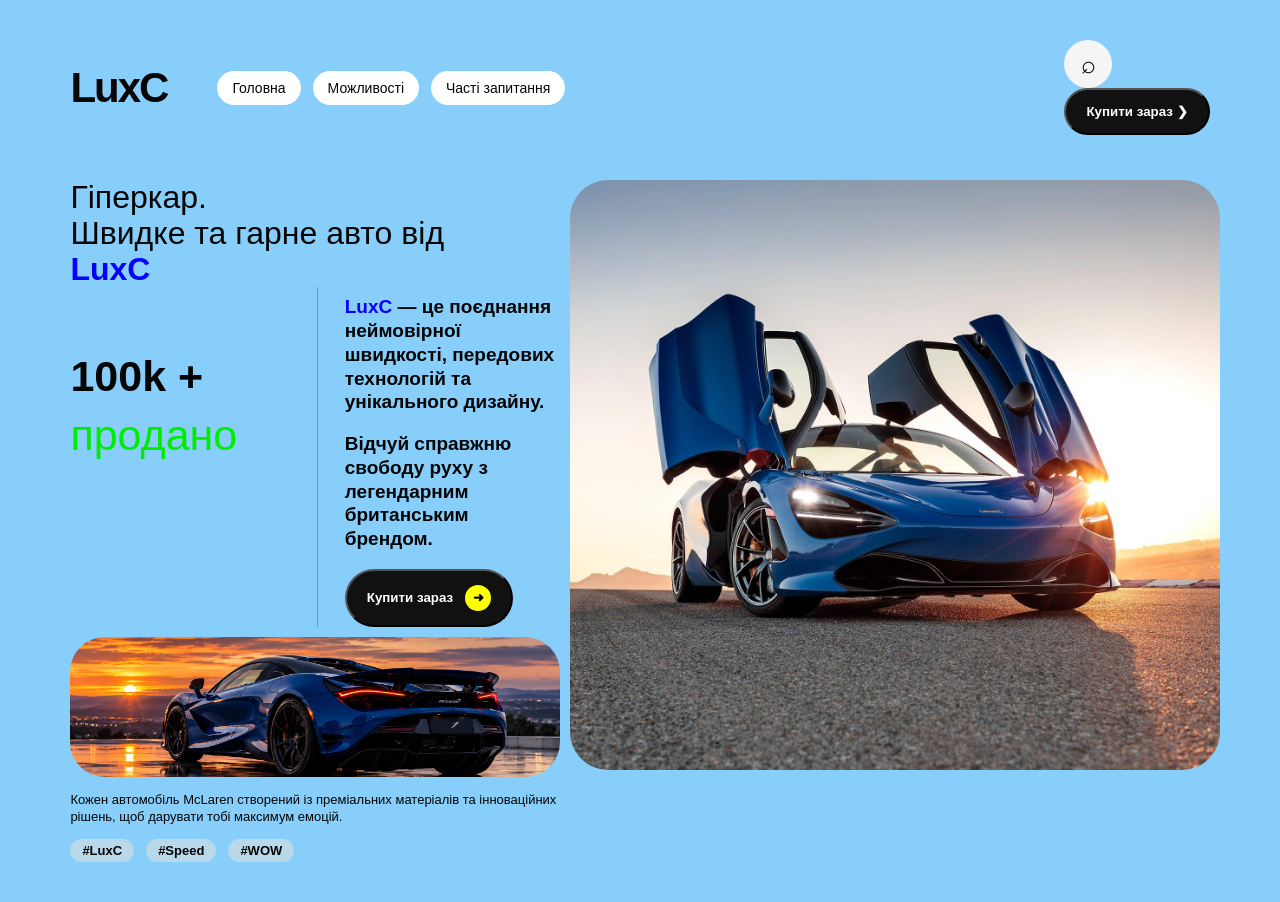
<file: index.html>
<!DOCTYPE html>
<html lang="uk">
<head>
    <meta charset="UTF-8">
    <meta name="viewport" content="width=device-width, initial-scale=1.0">
    <title>LuxC — McLaren</title>
    <link rel="stylesheet" href="style.css">
</head>
<body>

<div class="container">

    <!-- HEADER -->
    <header>
        <div class="logo">LuxC</div>

        <!-- MOBILE MENU BUTTON -->
        <button class="menu-toggle" id="menuToggle" onclick="toggleMenu()">
            ☰
        </button>

        <!-- NAVIGATION -->
        <nav id="mainNav">
            <a href="index.html">Головна</a>
            <a href="possibilities.html">Можливості</a>
            <a href="faq.html">Часті запитання</a>
        </nav>

        <!-- HEADER BUTTONS -->
        <div class="header-buttons">

            <button class="search" onclick="openSearch()" title="Пошук">
                ⌕
            </button>

            <button class="buy" onclick="openCatalog()">
                Купити зараз ❯
            </button>

        </div>
    </header>

    <!-- MAIN CONTENT -->
    <main>

        <section class="left-content">

            <h1>
                Гіперкар.<br>
                Швидке та гарне авто від<br>
                <span>LuxC</span>
            </h1>

            <div class="info">

                <div class="stats">
                    <h2>100k +</h2>
                    <p>продано</p>
                </div>

                <div class="description">

                    <p>
                        <strong>LuxC</strong> — це поєднання
                        неймовірної швидкості,
                        передових технологій
                        та унікального дизайну.
                    </p>

                    <p>
                        Відчуй справжню свободу руху
                        з легендарним британським
                        брендом.
                    </p>

                    <button class="buy-main" onclick="openCatalog()">
                        Купити зараз <span>➜</span>
                    </button>

                </div>

            </div>

            <div class="small-image">
                <img src="car1.png" alt="McLaren">
            </div>

            <p class="bottom-text">
                Кожен автомобіль McLaren створений із преміальних
                матеріалів та інноваційних рішень, щоб дарувати
                тобі максимум емоцій.
            </p>

            <div class="tags">
                <span>#LuxC</span>
                <span>#Speed</span>
                <span>#WOW</span>
            </div>

        </section>

        <!-- MAIN IMAGE -->
        <section class="right-content">
            <img src="car2.jpg" alt="McLaren Supercar">
        </section>

    </main>
</div>


<!-- CATALOG WINDOW -->

<div class="shop-modal" id="catalogModal">

    <div class="shop-content">

        <button class="close-shop" onclick="closeCatalog()">×</button>

        <p class="subtitle">LUXC EXCLUSIVE</p>

        <h2>Обери свій <span>McLaren.</span></h2>

        <p class="shop-description">
            Вибери автомобіль, щоб переглянути його ціну.
        </p>

        <!-- SEARCH FIELD -->

        <div class="search-box">

            <input
                type="text"
                id="carSearch"
                placeholder="Знайти автомобіль..."
                oninput="searchCars()"
            >

            <span>⌕</span>

        </div>

        <p id="noResults">
            Автомобілів не знайдено.
        </p>


        <!-- CAR SELECTION -->

        <div class="car-grid">

            <div class="car-option" onclick="selectCar('720S')">
                <img src="720S.jpg" alt="McLaren 720S">
                <h3>McLaren 720S</h3>
                <p>Спортивний суперкар</p>
            </div>

            <div class="car-option" onclick="selectCar('750S')">
                <img src="750S.jpg" alt="McLaren 750S">
                <h3>McLaren 750S</h3>
                <p>Потужність і швидкість</p>
            </div>

            <div class="car-option" onclick="selectCar('Artura')">
                <img src="artura.jpg" alt="McLaren Artura">
                <h3>McLaren Artura</h3>
                <p>Гібридні технології</p>
            </div>

            <div class="car-option" onclick="selectCar('765LT')">
                <img src="765lt.webp" alt="McLaren 765LT">
                <h3>McLaren 765LT</h3>
                <p>Максимальна динаміка</p>
            </div>

        </div>


        <!-- PRICE -->

        <div class="selected-car" id="selectedCar">

            <h2 id="carName">McLaren</h2>

            <p class="price-label">
                Демонстраційна ціна:
            </p>

            <h3 id="carPrice">—</h3>

            <button class="buy-order" onclick="showOrder()">
                Перейти до покупки ➜
            </button>

        </div>


        <!-- ORDER FORM -->

        <div class="order-section" id="orderSection">

            <h2>Оформлення замовлення</h2>

            <p id="orderCar"></p>

            <form id="orderForm">

                <input
                    type="text"
                    id="customerName"
                    placeholder="Твоє ім'я"
                    required
                >

                <input
                    type="tel"
                    id="customerPhone"
                    placeholder="Номер телефону"
                    required
                >

                <input
                    type="email"
                    id="customerEmail"
                    placeholder="Електронна пошта"
                    required
                >

                <textarea
                    id="customerMessage"
                    placeholder="Додаткові побажання"
                ></textarea>

                <button type="submit" class="buy-order">
                    Підтвердити замовлення ➜
                </button>

            </form>

            <p id="successMessage"></p>

        </div>

    </div>
</div>


<!-- JAVASCRIPT -->

<script>

// CAR DATABASE

const cars = {

    "720S": {
        name: "McLaren 720S",
        price: "$300 000"
    },

    "750S": {
        name: "McLaren 750S",
        price: "$380 000"
    },

    "Artura": {
        name: "McLaren Artura",
        price: "$330 000"
    },

    "765LT": {
        name: "McLaren 765LT",
        price: "$600 000"
    }

};

let selectedModel = null;


// MOBILE MENU

function toggleMenu() {

    const nav = document.getElementById("mainNav");
    const header = document.querySelector("header");
    const menuButton = document.getElementById("menuToggle");

    nav.classList.toggle("active");
    header.classList.toggle("menu-open");

    if (nav.classList.contains("active")) {

        menuButton.textContent = "✕";

    } else {

        menuButton.textContent = "☰";

    }

}


// CLOSE MOBILE MENU WHEN CLICKING LINK

document.querySelectorAll("#mainNav a").forEach(link => {

    link.addEventListener("click", function() {

        document.getElementById("mainNav").classList.remove("active");

        document.querySelector("header").classList.remove("menu-open");

        document.getElementById("menuToggle").textContent = "☰";

    });

});


// OPEN CATALOG

function openCatalog() {

    document.getElementById("catalogModal").classList.add("active");

    document.body.style.overflow = "hidden";

}


// OPEN SEARCH

function openSearch() {

    openCatalog();

    const searchInput = document.getElementById("carSearch");

    searchInput.value = "";

    searchCars();

    setTimeout(() => {

        searchInput.focus();

    }, 200);

}


// SEARCH CARS

function searchCars() {

    const input = document
        .getElementById("carSearch")
        .value
        .toLowerCase()
        .trim();

    const carOptions = document.querySelectorAll(".car-option");

    let found = 0;

    carOptions.forEach(car => {

        const carName = car.innerText.toLowerCase();

        if (carName.includes(input)) {

            car.style.display = "block";

            found++;

        } else {

            car.style.display = "none";

        }

    });

    document.getElementById("noResults").style.display =
        found === 0 ? "block" : "none";

}


// CLOSE CATALOG

function closeCatalog() {

    document.getElementById("catalogModal").classList.remove("active");

    document.body.style.overflow = "auto";

}


// SELECT CAR

function selectCar(model) {

    selectedModel = model;

    const car = cars[model];

    document.getElementById("carName").textContent = car.name;

    document.getElementById("carPrice").textContent = car.price;

    document.getElementById("selectedCar").classList.add("active");

    document.getElementById("orderSection").classList.remove("active");

    document.getElementById("successMessage").textContent = "";

    document.getElementById("selectedCar").scrollIntoView({

        behavior: "smooth",

        block: "nearest"

    });

}


// SHOW ORDER FORM

function showOrder() {

    if (!selectedModel) return;

    document.getElementById("orderCar").textContent =

        cars[selectedModel].name + " — " + cars[selectedModel].price;

    document.getElementById("orderSection").classList.add("active");

    document.getElementById("orderSection").scrollIntoView({

        behavior: "smooth",

        block: "nearest"

    });

}


// SUBMIT ORDER

document.getElementById("orderForm").addEventListener("submit", function(event) {

    event.preventDefault();

    const name = document.getElementById("customerName").value;

    document.getElementById("successMessage").textContent =

        "Дякуємо, " + name + "! Заявку підготовлено. Для реального замовлення потрібне підключення сервера.";

    this.reset();

});


// CLOSE WHEN CLICKING OUTSIDE

document.getElementById("catalogModal").addEventListener("click", function(event) {

    if (event.target === this) {

        closeCatalog();

    }

});


// CLOSE WITH ESCAPE

document.addEventListener("keydown", function(event) {

    if (event.key === "Escape") {

        closeCatalog();

        // Close mobile menu too
        document.getElementById("mainNav").classList.remove("active");

        document.querySelector("header").classList.remove("menu-open");

        document.getElementById("menuToggle").textContent = "☰";

    }

});

</script>

</body>
</html>
</file>
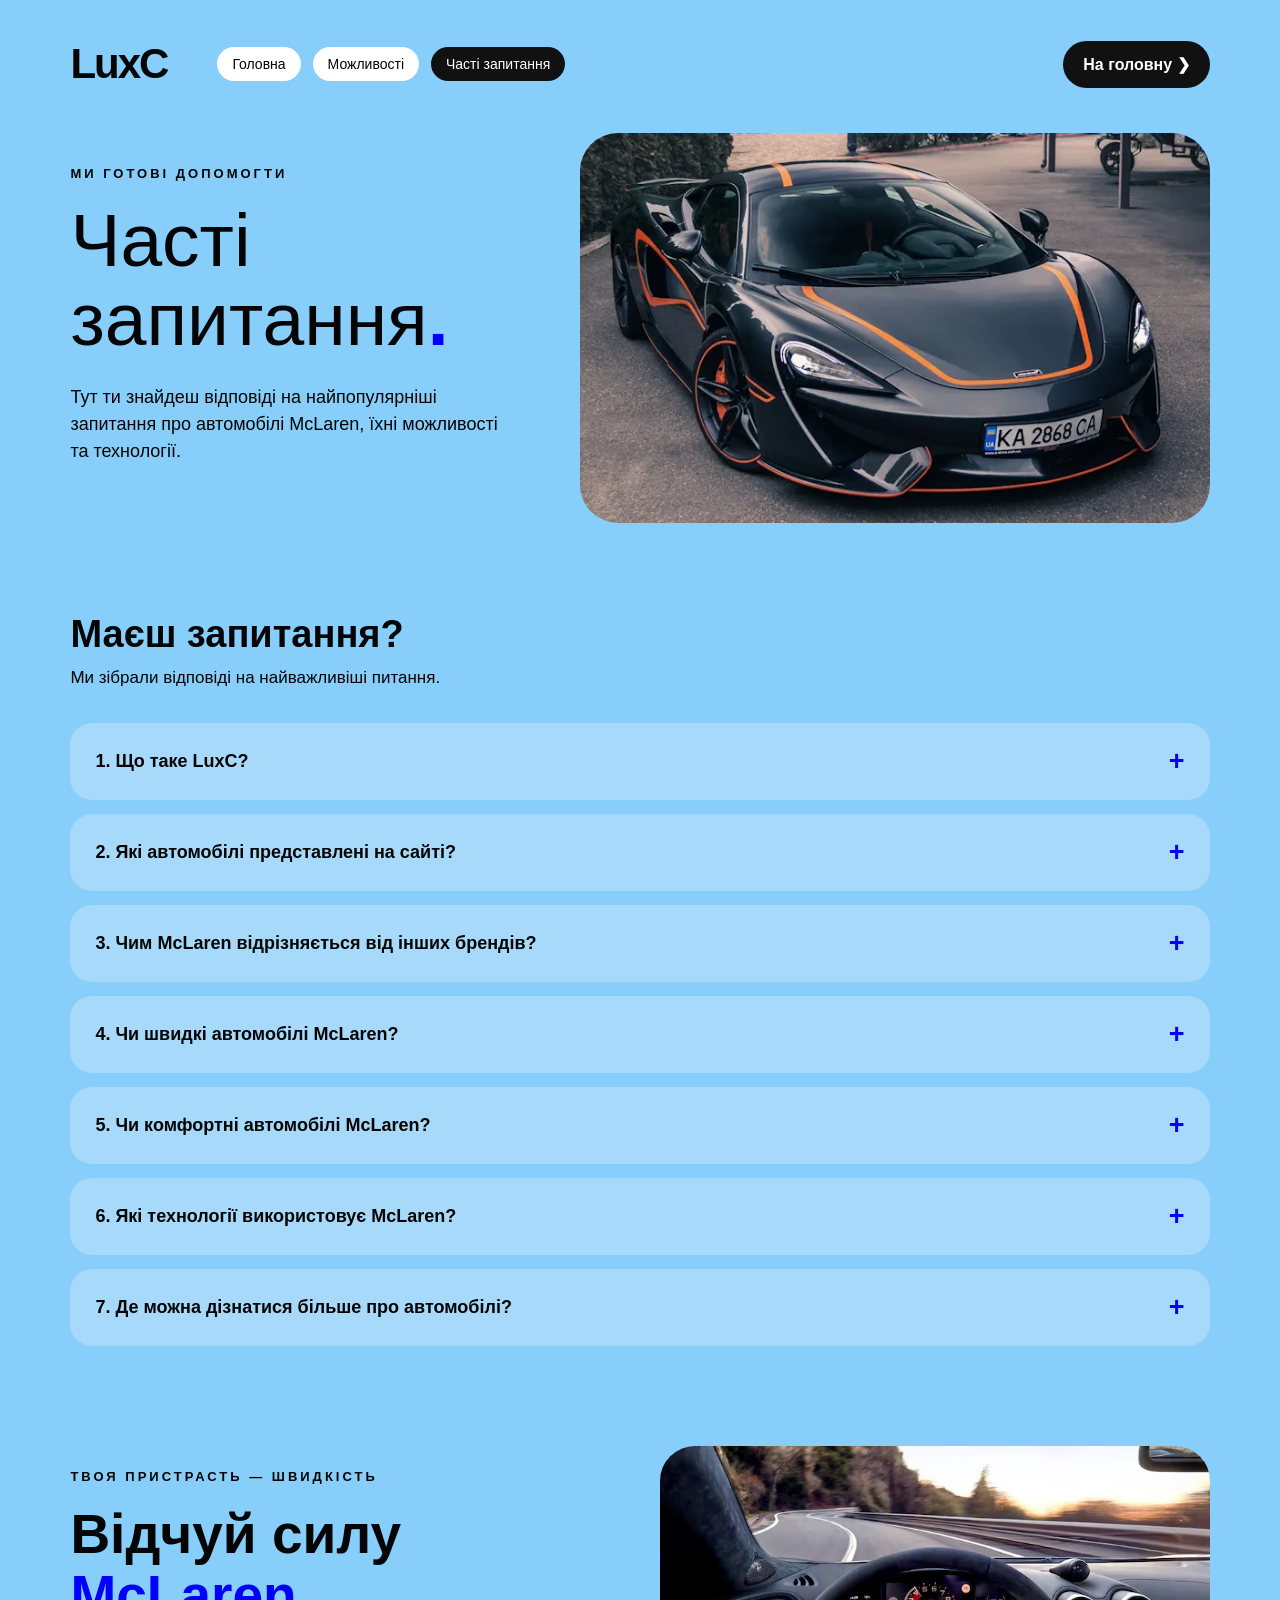
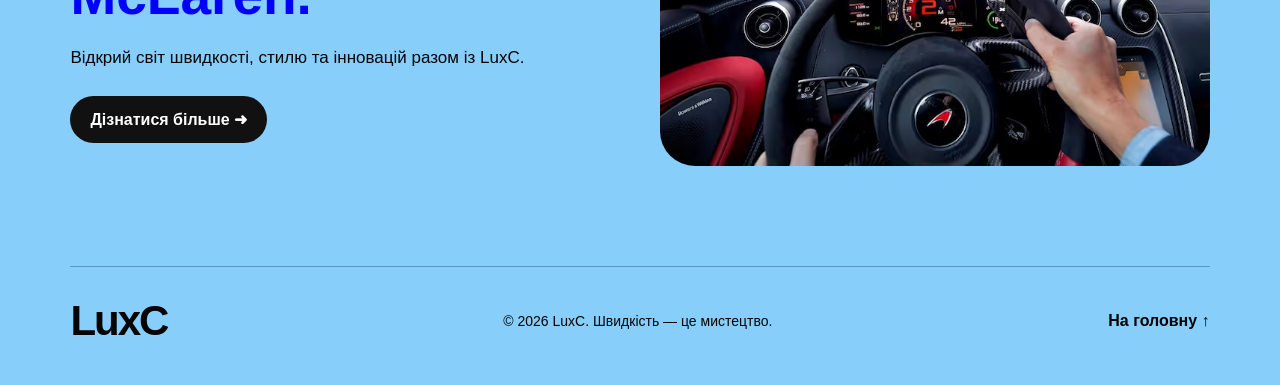
<file: faq.html>
<!DOCTYPE html>
<html lang="uk">
<head><meta name="viewport" content="width=device-width, initial-scale=1.0">
    <meta charset="UTF-8">
    <meta name="viewport" content="width=device-width, initial-scale=1.0">
    <title>LuxC — Часті запитання</title>
    <link rel="stylesheet" href="style.css">
</head>

<body>

<div class="container">

    <!-- HEADER -->

    <header>
        <div class="logo">LuxC</div>

        <nav>
            <a href="index.html">Головна</a>
            <a href="possibilities.html">Можливості</a>
            <a href="faq.html" class="active">Часті запитання</a>
        </nav>

        <a href="index.html" class="buy">На головну ❯</a>
    </header>

    <!-- HERO -->

    <section class="faq-hero">

        <div>
            <p class="subtitle">МИ ГОТОВІ ДОПОМОГТИ</p>

            <h1>
                Часті<br>
                запитання<span>.</span>
            </h1>

            <p class="hero-text">
                Тут ти знайдеш відповіді на найпопулярніші
                запитання про автомобілі McLaren, їхні
                можливості та технології.
            </p>
        </div>

        <div class="faq-image">
            <img src="car6.webp" alt="McLaren">
        </div>

    </section>

    <!-- QUESTIONS -->

    <section class="questions">

        <h2>Маєш запитання?</h2>

        <p class="section-text">
            Ми зібрали відповіді на найважливіші питання.
        </p>

        <div class="question-list">

            <details>
                <summary>1. Що таке LuxC?</summary>
                <p>
                    LuxC — це сайт, присвячений автомобілям
                    McLaren, їхньому дизайну, швидкості
                    та сучасним технологіям.
                </p>
            </details>

            <details>
                <summary>2. Які автомобілі представлені на сайті?</summary>
                <p>
                    На сайті можна ознайомитися зі спортивними
                    автомобілями McLaren та їхніми особливостями.
                </p>
            </details>

            <details>
                <summary>3. Чим McLaren відрізняється від інших брендів?</summary>
                <p>
                    Бренд відомий своїми потужними двигунами,
                    аеродинамічним дизайном та інноваційними
                    технологіями.
                </p>
            </details>

            <details>
                <summary>4. Чи швидкі автомобілі McLaren?</summary>
                <p>
                    Так! Автомобілі McLaren створені для високої
                    швидкості, динамічного прискорення
                    та спортивного водіння.
                </p>
            </details>

            <details>
                <summary>5. Чи комфортні автомобілі McLaren?</summary>
                <p>
                    Так, автомобілі поєднують спортивний характер
                    із сучасним інтер'єром та зручними технологіями.
                </p>
            </details>

            <details>
                <summary>6. Які технології використовує McLaren?</summary>
                <p>
                    Компанія застосовує сучасні системи керування,
                    легкі матеріали, аеродинамічні рішення
                    та потужні двигуни.
                </p>
            </details>

            <details>
                <summary>7. Де можна дізнатися більше про автомобілі?</summary>
                <p>
                    Переглянь сторінку «Можливості» нашого сайту,
                    де представлена додаткова інформація
                    про особливості автомобілів.
                </p>
            </details>

        </div>

    </section>

    <!-- BOTTOM BLOCK -->

    <section class="faq-bottom">

        <div>
            <p class="subtitle">ТВОЯ ПРИСТРАСТЬ — ШВИДКІСТЬ</p>

            <h2>
                Відчуй силу<br>
                <span>McLaren.</span>
            </h2>

            <p>
                Відкрий світ швидкості, стилю
                та інновацій разом із LuxC.
            </p>

            <a href="possibilities.html" class="button">
                Дізнатися більше ➜
            </a>
        </div>

        <img src="speed1.avif" alt="McLaren rear">

    </section>

    <!-- FOOTER -->

    <footer>
        <div class="logo">LuxC</div>

        <p>© 2026 LuxC. Швидкість — це мистецтво.</p>

        <a href="index.html">На головну ↑</a>
    </footer>

</div>

</body>
</html>
</file>
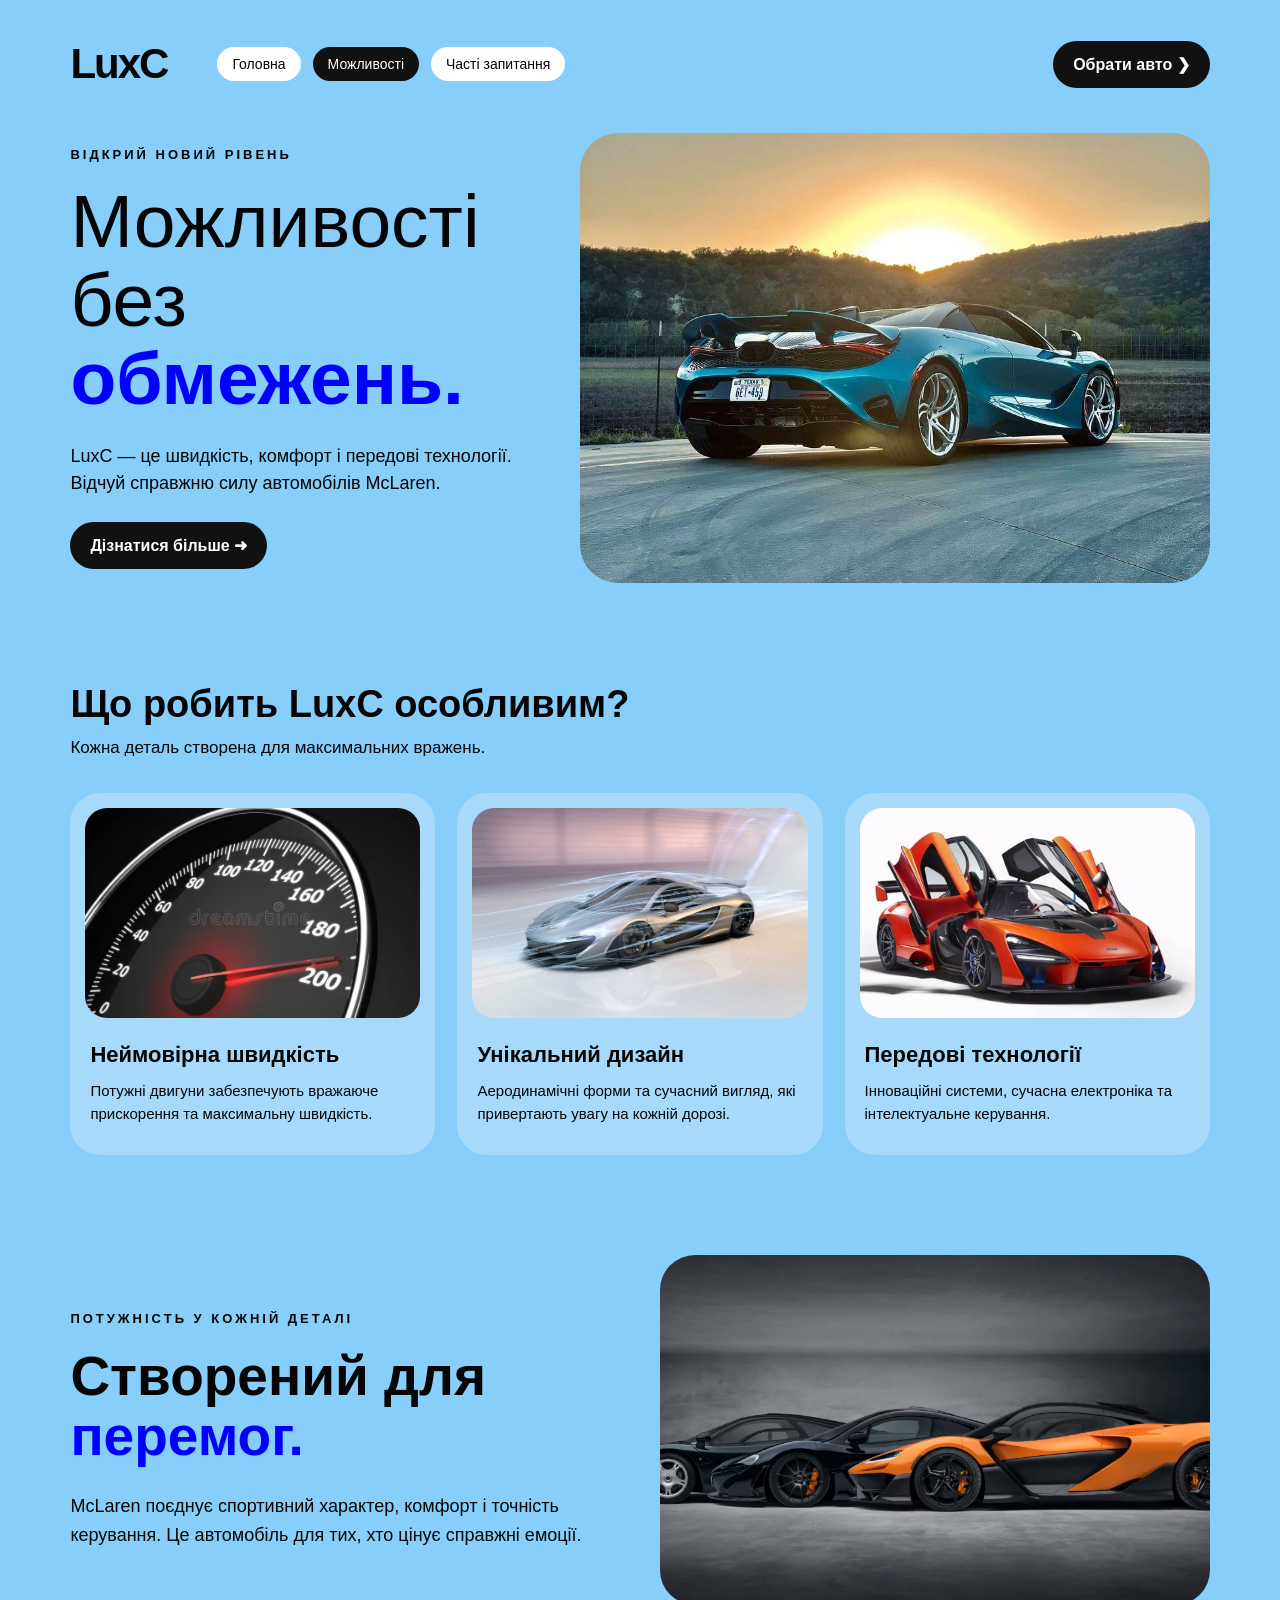
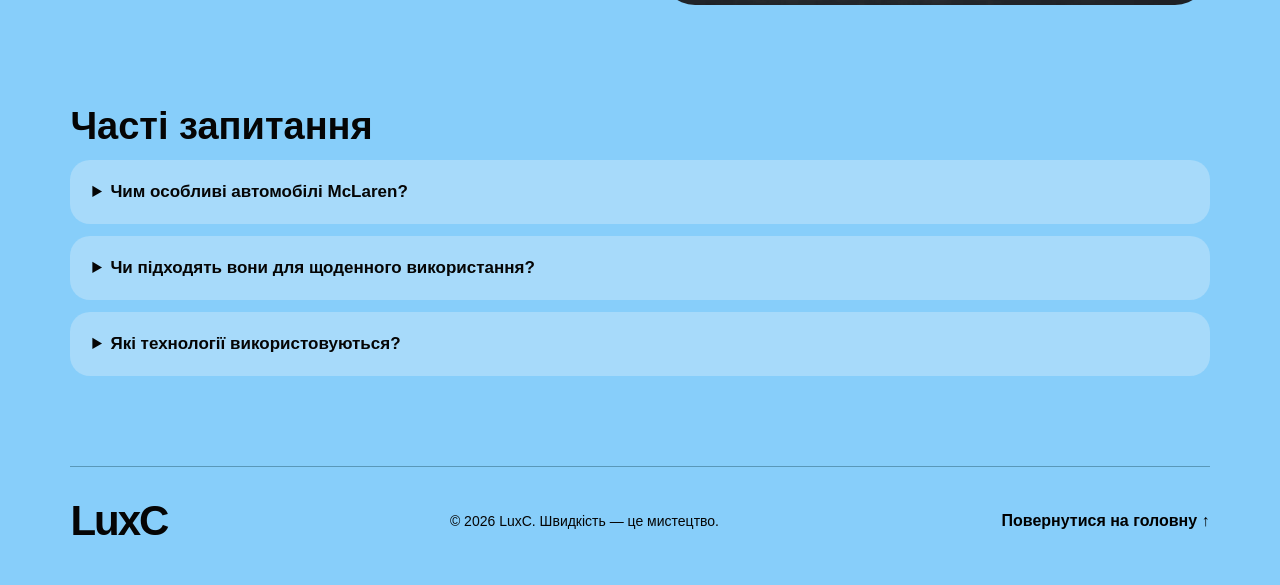
<file: possibilities.html>
<!DOCTYPE html>
<html lang="uk">
<head><meta name="viewport" content="width=device-width, initial-scale=1.0">
    <meta charset="UTF-8">
    <meta name="viewport" content="width=device-width, initial-scale=1.0">
    <title>LuxC — Можливості</title>
    <link rel="stylesheet" href="style.css">
</head>
<body>

<div class="container">

    <header>
        <div class="logo">LuxC</div>

        <nav>
            <a href="index.html">Головна</a>
            <a href="possibilities.html" class="active">Можливості</a>
            <a href="faq.html">Часті запитання</a>
        </nav>

        <a href="#cars" class="buy">Обрати авто ❯</a>
    </header>

    <section class="hero">
        <div>
            <p class="subtitle">ВІДКРИЙ НОВИЙ РІВЕНЬ</p>
            <h1>Можливості<br>без <span>обмежень.</span></h1>
            <p class="hero-text">
                LuxC — це швидкість, комфорт і передові технології.
                Відчуй справжню силу автомобілів McLaren.
            </p>
            <a href="#cars" class="button">Дізнатися більше ➜</a>
        </div>

        <div class="hero-image">
            <img src="car4.jpg" alt="McLaren">
        </div>
    </section>

    <section class="features" id="cars">

        <h2>Що робить LuxC особливим?</h2>
        <p class="section-text">
            Кожна деталь створена для максимальних вражень.
        </p>

        <div class="cards">

            <div class="card">
                <img src="speed.webp" alt="Швидкість">
                <h3>Неймовірна швидкість</h3>
                <p>
                    Потужні двигуни забезпечують вражаюче
                    прискорення та максимальну швидкість.
                </p>
            </div>

            <div class="card">
                <img src="design.jpg" alt="Дизайн">
                <h3>Унікальний дизайн</h3>
                <p>
                    Аеродинамічні форми та сучасний вигляд,
                    які привертають увагу на кожній дорозі.
                </p>
            </div>

            <div class="card">
                <img src="innovations.jpg" alt="Технології">
                <h3>Передові технології</h3>
                <p>
                    Інноваційні системи, сучасна електроніка
                    та інтелектуальне керування.
                </p>
            </div>

        </div>
    </section>

    <section class="performance">
        <div>
            <p class="subtitle">ПОТУЖНІСТЬ У КОЖНІЙ ДЕТАЛІ</p>
            <h2>Створений для<br><span>перемог.</span></h2>
            <p>
                McLaren поєднує спортивний характер,
                комфорт і точність керування.
                Це автомобіль для тих, хто цінує справжні емоції.
            </p>
        </div>

        <img src="car5.webp" alt="McLaren rear">
    </section>

    <section class="faq" id="faq">
        <h2>Часті запитання</h2>

        <details>
            <summary>Чим особливі автомобілі McLaren?</summary>
            <p>Вони поєднують високу продуктивність, інновації та унікальний дизайн.</p>
        </details>

        <details>
            <summary>Чи підходять вони для щоденного використання?</summary>
            <p>Деякі моделі McLaren можна використовувати для звичайних поїздок.</p>
        </details>

        <details>
            <summary>Які технології використовуються?</summary>
            <p>Сучасні двигуни, аеродинамічні рішення та електронні системи керування.</p>
        </details>
    </section>

    <footer>
        <div class="logo">LuxC</div>
        <p>© 2026 LuxC. Швидкість — це мистецтво.</p>
        <a href="index.html">Повернутися на головну ↑</a>
    </footer>

</div>

</body>
</html>
</file>
<file: style.css>
/* GLOBAL SETTINGS */

* {
    margin: 0;
    padding: 0;
    box-sizing: border-box;
}

html {
    scroll-behavior: smooth;
}

body {
    font-family: Arial, sans-serif;
    background: #87cefa;
    color: #050505;
}

.container {
    max-width: 1400px;
    min-height: 100vh;
    margin: auto;
    padding: 40px 5.5%;
}

/* HEADER */

header {
    display: flex;
    align-items: center;
    justify-content: space-between;
    margin-bottom: 45px;
}

.logo {
    font-size: 42px;
    font-weight: 900;
    letter-spacing: -2px;
}

nav {
    display: flex;
    align-items: center;
    gap: 12px;
    margin-right: auto;
    margin-left: 50px;
}

nav a {
    text-decoration: none;
    color: #050505;
    background: white;
    padding: 9px 15px;
    border-radius: 30px;
    font-size: 14px;
    transition: 0.3s;
}

nav a:hover,
nav a.active {
    background: #111;
    color: white;
}

/* BUTTONS */

.buy,
.buy-main,
.button {
    display: inline-flex;
    align-items: center;
    justify-content: center;
    gap: 12px;
    background: #111;
    color: white;
    text-decoration: none;
    padding: 14px 20px;
    border-radius: 30px;
    font-weight: bold;
    transition: 0.3s;
}

.buy:hover,
.buy-main:hover,
.button:hover {
    transform: translateY(-3px);
    background: #263f50;
}

.search {
    width: 48px;
    height: 48px;
    border: none;
    border-radius: 50%;
    background: #f5f5f5;
    font-size: 24px;
    cursor: pointer;
}

/* MAIN PAGE */

main {
    display: grid;
    grid-template-columns: 43% 57%;
    gap: 10px;
}

h1 {
    font-size: clamp(25px, 2.5vw, 34px);
    font-weight: 400;
    line-height: 1.12;
}

h1 span {
    color: blue;
    font-weight: bold;
}

.info {
    display: grid;
    grid-template-columns: 1fr 1.1fr;
    gap: 25px;
}

.stats {
    padding-top: 65px;
}

.stats h2,
.stats p {
    font-size: 43px;
}

.stats h2 {
    margin-bottom: 10px;
}

.stats p {
    color: #00ed00;
}

.description {
    border-left: 1px solid #659dbb;
    padding-left: 27px;
    padding-top: 8px;
}

.description p {
    font-size: 19px;
    font-weight: bold;
    line-height: 1.25;
    margin-bottom: 18px;
}

.description strong {
    color: blue;
}

.buy-main span {
    background: yellow;
    color: black;
    border-radius: 50%;
    width: 26px;
    height: 26px;
    display: flex;
    align-items: center;
    justify-content: center;
}

/* IMAGES */

.right-content {
    height: 590px;
    overflow: hidden;
    border-radius: 38px;
}

.right-content img,
.hero-image img {
    width: 100%;
    height: 100%;
    object-fit: cover;
}

.small-image {
    width: 100%;
    height: 140px;
    overflow: hidden;
    border-radius: 35px;
    margin-top: 10px;
}

.small-image img {
    width: 100%;
    height: 100%;
    object-fit: cover;
}

/* TEXT AND TAGS */

.bottom-text {
    font-size: 13px;
    line-height: 1.3;
    margin-top: 15px;
}

.tags {
    display: flex;
    gap: 12px;
    margin-top: 13px;
}

.tags span {
    background: #b9d8e9;
    padding: 4px 12px;
    border-radius: 20px;
    font-size: 13px;
    font-weight: bold;
}

/* POSSIBILITIES PAGE */

.hero {
    display: grid;
    grid-template-columns: 0.85fr 1.15fr;
    align-items: center;
    gap: 45px;
    margin-bottom: 100px;
}

.subtitle {
    font-size: 13px;
    font-weight: bold;
    letter-spacing: 3px;
    margin-bottom: 20px;
}

.hero h1 {
    font-size: clamp(45px, 6vw, 75px);
    line-height: 1.05;
}

.hero h1 span,
.performance h2 span {
    color: blue;
}

.hero-text {
    font-size: 18px;
    line-height: 1.5;
    margin: 25px 0;
    max-width: 450px;
}

.hero-image {
    height: 450px;
    overflow: hidden;
    border-radius: 38px;
}

/* FEATURE CARDS */

.features {
    margin-bottom: 100px;
}

.features h2,
.faq h2 {
    font-size: 38px;
    margin-bottom: 12px;
}

.section-text {
    font-size: 17px;
    margin-bottom: 35px;
}

.cards {
    display: grid;
    grid-template-columns: repeat(3, 1fr);
    gap: 22px;
}

.card {
    background: #a7dafa;
    border-radius: 30px;
    padding: 15px;
    transition: 0.3s;
}

.card:hover {   
    transform: translateY(-7px);
}

.card img {
    width: 100%;
    height: 210px;
    object-fit: cover;
    border-radius: 22px;
}

.card h3 {
    font-size: 22px;
    margin: 20px 5px 12px;
}

.card p {
    font-size: 15px;
    line-height: 1.5;
    margin: 0 5px 15px;
}

/* PERFORMANCE */

.performance {
    display: grid;
    grid-template-columns: 1fr 1fr;
    gap: 40px;
    align-items: center;
    margin-bottom: 100px;
}

.performance h2 {
    font-size: 55px;
    line-height: 1.1;
    margin-bottom: 25px;
}

.performance p:not(.subtitle) {
    font-size: 18px;
    line-height: 1.6;
}

.performance img {
    width: 100%;
    height: 350px;
    object-fit: cover;
    border-radius: 35px;
}

/* FAQ */

.faq {
    margin-bottom: 90px;
}

details {
    background: #a7dafa;
    padding: 22px;
    border-radius: 20px;
    margin-bottom: 12px;
}

summary {
    font-size: 17px;
    font-weight: bold;
    cursor: pointer;
}

details p {
    margin-top: 15px;
    line-height: 1.5;
}

/* FOOTER */

footer {
    border-top: 1px solid #5998b9;
    padding-top: 30px;
    display: flex;
    justify-content: space-between;
    align-items: center;
    gap: 20px;
}

footer p {
    font-size: 14px;
}

footer a {
    color: black;
    text-decoration: none;
    font-weight: bold;
}

/* RESPONSIVE */

@media (max-width: 850px) {

    .container {
        padding: 25px 5%;
    }

    header {
        flex-wrap: wrap;
        gap: 20px;
    }

    nav {
        margin: 0;
        order: 3;
        width: 100%;
        flex-wrap: wrap;
    }

    main,
    .hero,
    .performance {
        grid-template-columns: 1fr;
    }

    .right-content {
        height: 400px;
        order: -1;
        margin-bottom: 25px;
    }

    .cards {
        grid-template-columns: 1fr 1fr;
    }

    footer {
        flex-wrap: wrap;
    }
}

@media (max-width: 550px) {

    .cards,
    .info {
        grid-template-columns: 1fr;
    }

    .logo {
        font-size: 34px;
    }

    .stats {
        padding-top: 15px;
    }

    .stats h2,
    .stats p {
        font-size: 32px;
    }

    .hero h1 {
        font-size: 45px;
    }

    .performance h2 {
        font-size: 42px;
    }

    .right-content,
    .hero-image {
        height: 280px;
    }
}

/* FAQ PAGE */

.faq-hero {
    display: grid;
    grid-template-columns: 0.85fr 1.15fr;
    align-items: center;
    gap: 45px;
    margin-bottom: 90px;
}

.faq-hero h1 {
    font-size: clamp(50px, 6vw, 75px);
    line-height: 1.05;
    font-weight: 500;
}

.faq-hero h1 span {
    color: blue;
}

.faq-image {
    height: 390px;
    overflow: hidden;
    border-radius: 38px;
}

.faq-image img {
    width: 100%;
    height: 100%;
    object-fit: cover;
}

/* QUESTIONS */

.questions {
    margin-bottom: 100px;
}

.questions h2 {
    font-size: 38px;
    margin-bottom: 12px;
}

.question-list {
    margin-top: 30px;
}

.question-list details {
    background: #a7dafa;
    border-radius: 22px;
    padding: 23px 25px;
    margin-bottom: 14px;
    transition: 0.3s;
}

.question-list details:hover {
    background: #9bd3f5;
}

.question-list summary {
    font-size: 18px;
    font-weight: bold;
    cursor: pointer;
    list-style: none;
    display: flex;
    justify-content: space-between;
    align-items: center;
    gap: 15px;
}

.question-list summary::after {
    content: "+";
    font-size: 27px;
    color: blue;
}

.question-list details[open] summary::after {
    content: "−";
}

.question-list details p {
    font-size: 16px;
    line-height: 1.6;
    margin-top: 18px;
    max-width: 750px;
}

/* BOTTOM SECTION */

.faq-bottom {
    display: grid;
    grid-template-columns: 1fr 1fr;
    gap: 40px;
    align-items: center;
    margin-bottom: 100px;
}

.faq-bottom h2 {
    font-size: 55px;
    line-height: 1.1;
    margin-bottom: 20px;
}

.faq-bottom h2 span {
    color: blue;
}

.faq-bottom p:not(.subtitle) {
    font-size: 17px;
    line-height: 1.5;
    margin-bottom: 25px;
}

.faq-bottom img {
    width: 100%;
    height: 320px;
    object-fit: cover;
    border-radius: 35px;
}

/* MOBILE FAQ */

@media (max-width: 850px) {

    .faq-hero,
    .faq-bottom {
        grid-template-columns: 1fr;
    }

    .faq-image {
        height: 320px;
    }
}

@media (max-width: 550px) {

    .faq-hero h1 {
        font-size: 48px;
    }

    .questions h2 {
        font-size: 30px;
    }

    .question-list summary {
        font-size: 15px;
    }

    .faq-bottom h2 {
        font-size: 42px;
    }

    .faq-bottom img {
        height: 250px;
    }
}

/* ADAPTIVE SCREEN SIZE */

/* Великі екрани */
.container {
    width: 100%;
    max-width: 1600px;
    margin: 0 auto;
}

/* Ноутбуки */
@media (max-width: 1200px) {
    .container {
        padding: 30px 4%;
    }

    main {
        grid-template-columns: 42% 58%;
    }

    .right-content {
        height: 500px;
    }

    .hero h1 {
        font-size: 55px;
    }
}

/* Планшети */
@media (max-width: 850px) {
    .container {
        padding: 25px 4%;
    }

    header {
        flex-wrap: wrap;
        gap: 20px;
    }

    nav {
        margin: 0;
        flex-wrap: wrap;
    }

    main,
    .hero,
    .faq-hero,
    .performance,
    .faq-bottom {
        grid-template-columns: 1fr;
    }

    .right-content {
        height: 400px;
    }

    .cards {
        grid-template-columns: repeat(2, 1fr);
    }

    .hero-image,
    .faq-image {
        height: 350px;
    }
}

/* Телефони */
@media (max-width: 550px) {
    .container {
        padding: 20px 5%;
    }

    header {
        justify-content: space-between;
    }

    .logo {
        font-size: 32px;
    }

    nav {
        width: 100%;
        gap: 8px;
    }

    nav a {
        font-size: 12px;
        padding: 8px 11px;
    }

    .header-buttons {
        gap: 8px;
    }

    main,
    .hero,
    .faq-hero,
    .performance,
    .faq-bottom {
        grid-template-columns: 1fr;
    }

    .right-content,
    .hero-image,
    .faq-image {
        height: 260px;
        border-radius: 25px;
    }

    .cards {
        grid-template-columns: 1fr;
    }

    .info {
        grid-template-columns: 1fr;
    }

    .stats {
        padding-top: 15px;
    }

    .description {
        padding-left: 15px;
    }

    .hero h1,
    .faq-hero h1 {
        font-size: 42px;
    }

    .performance h2,
    .faq-bottom h2 {
        font-size: 38px;
    }

    footer {
        flex-direction: column;
        align-items: flex-start;
    }
}

/* SHOP MODAL */

.shop-modal {
    display: none;
    position: fixed;
    inset: 0;
    z-index: 9999;
    background: rgba(0, 0, 0, 0.75);
    justify-content: center;
    align-items: center;
    padding: 20px;
}

.shop-modal.active {
    display: flex;
}

.shop-content {
    background: #87cefa;
    width: 100%;
    max-width: 850px;
    max-height: 90vh;
    overflow-y: auto;
    border-radius: 30px;
    padding: 35px;
    position: relative;
    animation: shopAppear 0.3s ease;
}

@keyframes shopAppear {
    from {
        opacity: 0;
        transform: translateY(20px);
    }

    to {
        opacity: 1;
        transform: translateY(0);
    }
}

.close-shop {
    position: absolute;
    right: 22px;
    top: 12px;
    border: none;
    background: none;
    font-size: 35px;
    cursor: pointer;
}

.shop-content h2 {
    font-size: 32px;
    margin-bottom: 12px;
}

.shop-content h2 span {
    color: blue;
}

.shop-description {
    margin-bottom: 25px;
    font-size: 15px;
}

/* CAR GRID */

.car-grid {
    display: grid;
    grid-template-columns: repeat(2, 1fr);
    gap: 15px;
}

.car-option {
    background: #a7dafa;
    padding: 12px;
    border-radius: 22px;
    cursor: pointer;
    transition: 0.3s;
    border: 2px solid transparent;
}

.car-option:hover {
    transform: translateY(-5px);
    border-color: blue;
}

.car-option img {
    width: 100%;
    height: 170px;
    object-fit: cover;
    border-radius: 15px;
}

.car-option h3 {
    font-size: 19px;
    margin: 12px 5px 5px;
}

.car-option p {
    font-size: 13px;
    margin: 0 5px 8px;
}

/* SELECTED CAR */

.selected-car {
    display: none;
    background: #a7dafa;
    padding: 25px;
    border-radius: 22px;
    margin-top: 25px;
    text-align: center;
}

.selected-car.active {
    display: block;
}

.price-label {
    font-size: 14px;
    margin-top: 15px;
}

.selected-car h3 {
    font-size: 30px;
    margin: 10px 0 20px;
}

/* BUTTON */

.buy-order {
    background: #111;
    color: white;
    border: none;
    border-radius: 30px;
    padding: 15px 23px;
    font-size: 15px;
    font-weight: bold;
    cursor: pointer;
    transition: 0.3s;
}

.buy-order:hover {
    background: #263f50;
    transform: translateY(-3px);
}

/* ORDER FORM */

.order-section {
    display: none;
    margin-top: 25px;
    padding: 25px;
    background: #a7dafa;
    border-radius: 22px;
}

.order-section.active {
    display: block;
}

.order-section h2 {
    font-size: 25px;
}

#orderCar {
    font-weight: bold;
    margin: 12px 0 20px;
}

#orderForm {
    display: flex;
    flex-direction: column;
    gap: 13px;
}

#orderForm input,
#orderForm textarea {
    width: 100%;
    padding: 15px;
    border: none;
    outline: none;
    border-radius: 13px;
    background: white;
    font-size: 14px;
    font-family: Arial, sans-serif;
}

#orderForm textarea {
    min-height: 90px;
    resize: vertical;
}

#successMessage {
    color: #006b20;
    font-weight: bold;
    margin-top: 15px;
    line-height: 1.5;
}

/* RESPONSIVE */

@media (max-width: 600px) {

    .shop-content {
        padding: 25px 18px;
    }

    .shop-content h2 {
        font-size: 25px;
    }

    .car-grid {
        grid-template-columns: 1fr;
    }

    .car-option img {
        height: 190px;
    }

    .selected-car h3 {
        font-size: 25px;
    }
}

/* SEARCH FIELD */

.search {
    display: flex;
    align-items: center;
    justify-content: center;
    font-size: 25px;
    cursor: pointer;
    transition: 0.3s;
}

.search:hover {
    transform: scale(1.08);
}

.search-box {
    position: relative;
    width: 100%;
    margin: 20px 0 25px;
}

.search-box input {
    width: 100%;
    padding: 16px 50px 16px 20px;
    border: 2px solid transparent;
    outline: none;
    border-radius: 30px;
    background: white;
    font-size: 15px;
}

.search-box input:focus {
    border-color: #111;
}

.search-box span {
    position: absolute;
    right: 20px;
    top: 50%;
    transform: translateY(-50%);
    font-size: 25px;
    pointer-events: none;
}

#noResults {
    display: none;
    text-align: center;
    padding: 20px;
    font-weight: bold;
}
/* MOBILE MENU BUTTON */

.menu-toggle {
    display: none;
    background: #111;
    color: white;
    border: none;
    border-radius: 12px;
    font-size: 24px;
    padding: 10px 14px;
    cursor: pointer;
}

/* PHONE VERSION */

@media (max-width: 768px) {

    header {
        position: relative;
        display: flex;
        align-items: center;
        justify-content: space-between;
        flex-wrap: wrap;
    }

    /* Show menu button */
    .menu-toggle {
        display: block;
        margin-left: auto;
    }

    /* Hide menu before clicking */
    header nav {
        display: flex;
        flex-direction: column;
        align-items: stretch;
        gap: 12px;

        position: absolute;
        top: 100%;
        left: 0;
        right: 0;

        background: #87cefa;
        padding: 20px;
        border-radius: 0 0 20px 20px;

        opacity: 0;
        visibility: hidden;
        transform: translateY(-15px);

        transition: 0.3s ease;
        z-index: 1000;
    }

    /* Open menu */
    header nav.active {
        opacity: 1;
        visibility: visible;
        transform: translateY(0);
    }

    header nav a {
        display: block;
        text-align: center;
        padding: 13px;
        background: white;
        border-radius: 30px;
        text-decoration: none;
        color: black;
    }

    /* Hide header buttons until menu is opened */
    .header-buttons {
        display: none;
        width: 100%;
        justify-content: center;
        margin-top: 15px;
    }

    header.menu-open .header-buttons {
        display: flex;
    }

}
</file>
